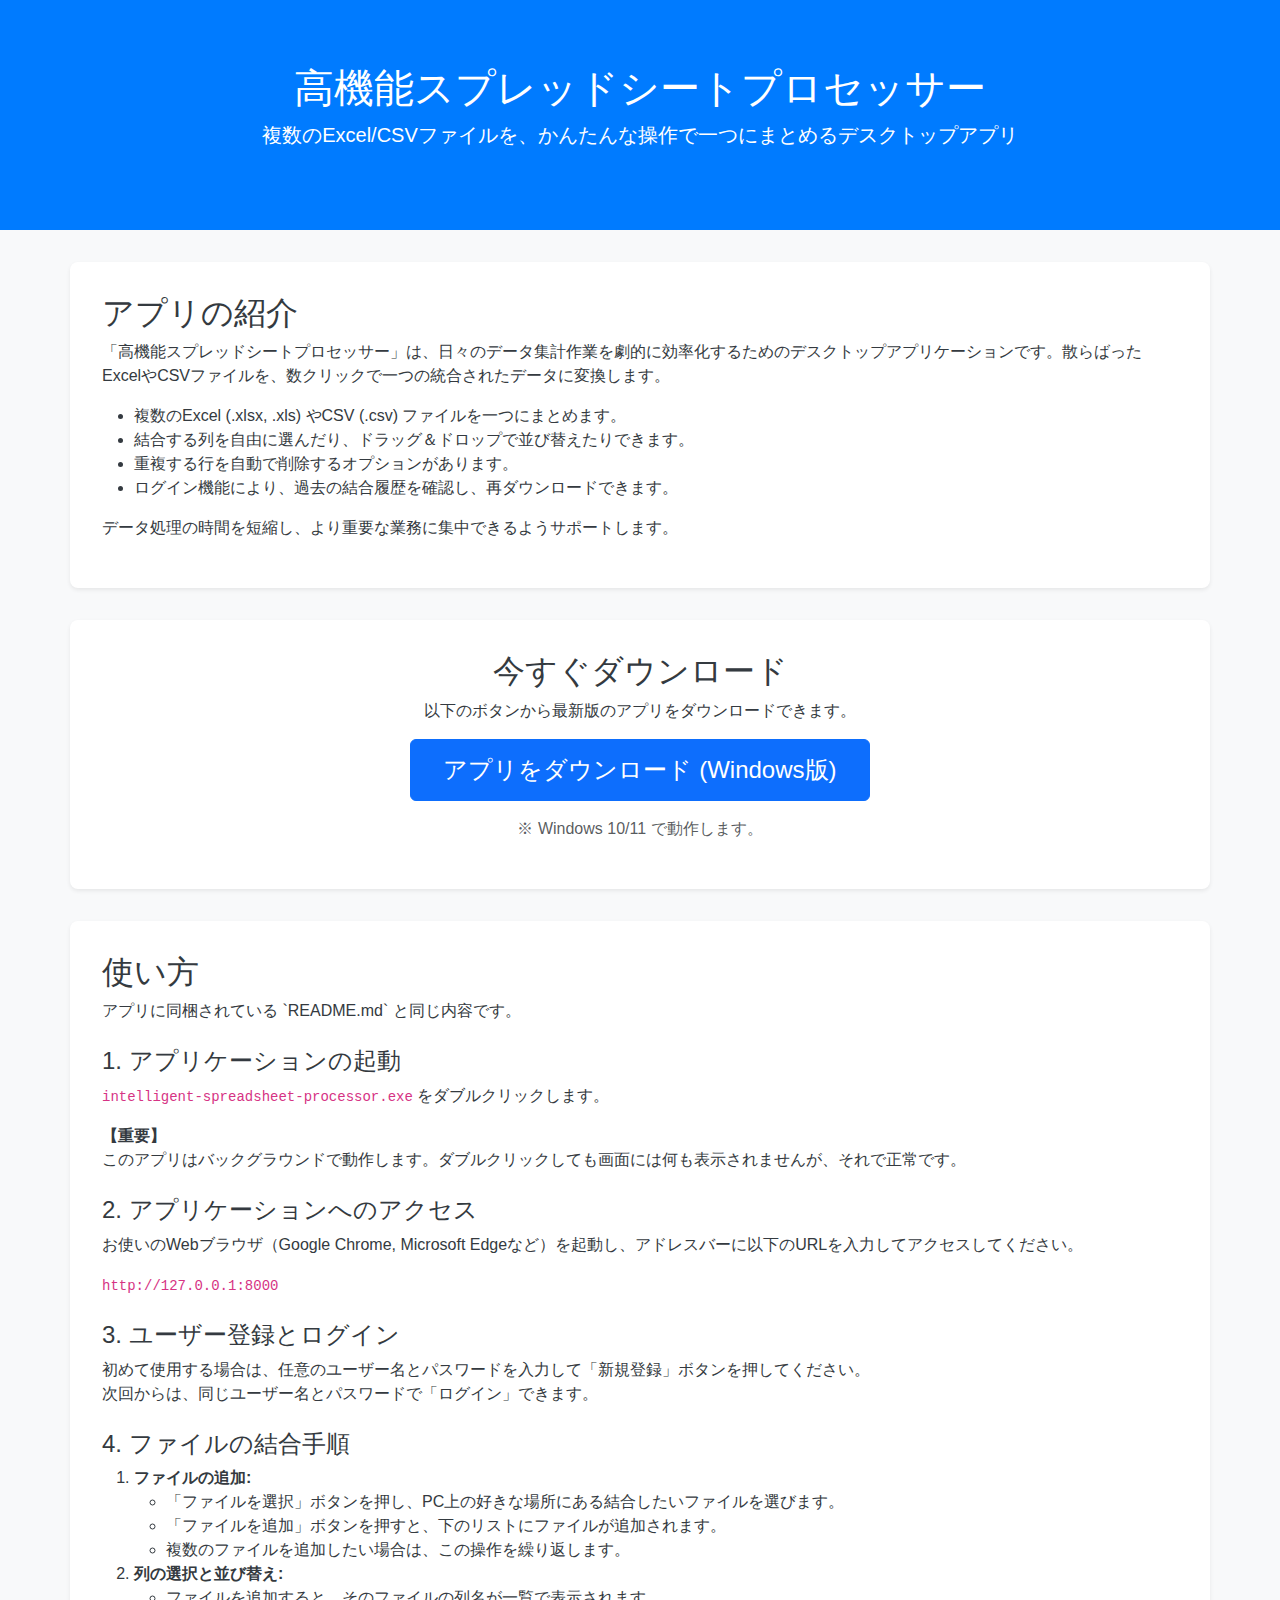
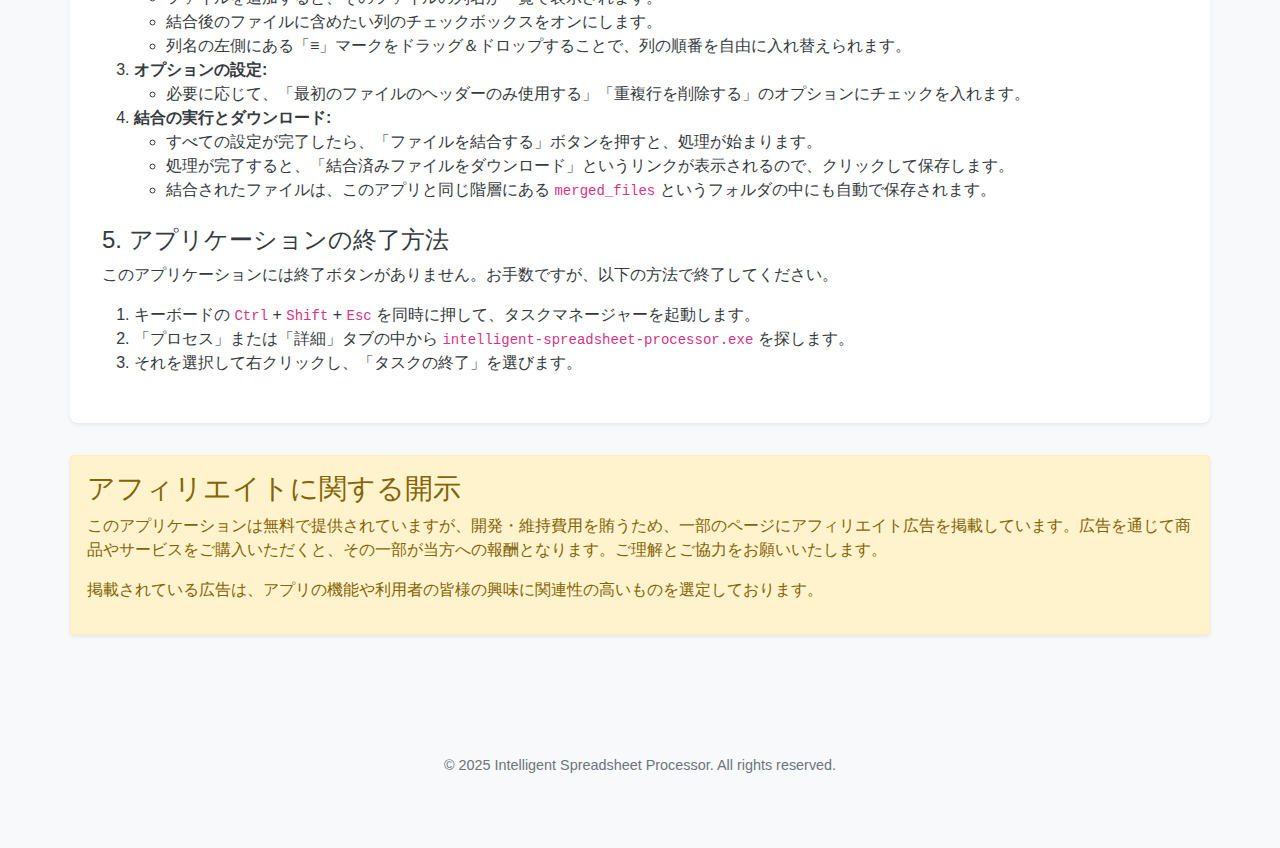
<file: docs/index.html>
<!DOCTYPE html>
<html lang="ja">
<head>
    <meta charset="UTF-8">
    <meta name="viewport" content="width=device-width, initial-scale=1.0">
    <title>高機能スプレッドシートプロセッサー - ダウンロード</title>
    <link href="https://cdn.jsdelivr.net/npm/bootstrap@5.3.0/dist/css/bootstrap.min.css" rel="stylesheet">
    <style>
        body { font-family: 'Segoe UI', Tahoma, Geneva, Verdana, sans-serif; background-color: #f8f9fa; color: #343a40; }
        .header { background-color: #007bff; color: white; padding: 2rem 0; text-align: center; }
        .container { padding: 2rem 0; }
        .section { background-color: white; padding: 2rem; border-radius: 0.5rem; box-shadow: 0 0.125rem 0.25rem rgba(0, 0, 0, 0.075); margin-bottom: 2rem; }
        .download-btn { font-size: 1.5rem; padding: 0.75rem 2rem; }
        .footer { text-align: center; padding: 1.5rem 0; color: #6c757d; font-size: 0.9rem; }
        .affiliate-disclosure { background-color: #fff3cd; color: #856404; border: 1px solid #ffeeba; padding: 1rem; border-radius: 0.25rem; margin-top: 2rem; }
    </style>
</head>
<body>
    <header class="header">
        <div class="container">
            <h1>高機能スプレッドシートプロセッサー</h1>
            <p class="lead">複数のExcel/CSVファイルを、かんたんな操作で一つにまとめるデスクトップアプリ</p>
        </div>
    </header>

    <main class="container">
        <section class="section">
            <h2>アプリの紹介</h2>
            <p>「高機能スプレッドシートプロセッサー」は、日々のデータ集計作業を劇的に効率化するためのデスクトップアプリケーションです。散らばったExcelやCSVファイルを、数クリックで一つの統合されたデータに変換します。</p>
            <ul>
                <li>複数のExcel (.xlsx, .xls) やCSV (.csv) ファイルを一つにまとめます。</li>
                <li>結合する列を自由に選んだり、ドラッグ＆ドロップで並び替えたりできます。</li>
                <li>重複する行を自動で削除するオプションがあります。</li>
                <li>ログイン機能により、過去の結合履歴を確認し、再ダウンロードできます。</li>
            </ul>
            <p>データ処理の時間を短縮し、より重要な業務に集中できるようサポートします。</p>
        </section>

        <section class="section text-center">
            <h2>今すぐダウンロード</h2>
            <p>以下のボタンから最新版のアプリをダウンロードできます。</p>
            <a href="https://github.com/syuttyoseibi/intelligent-spreadsheet-processor/releases/latest/download/intelligent-spreadsheet-processor.zip" class="btn btn-primary download-btn" download>
                <i class="bi bi-download"></i> アプリをダウンロード (Windows版)
            </a>
            <p class="mt-3 text-muted">※ Windows 10/11 で動作します。</p>
        </section>

        <section class="section">
            <h2>使い方</h2>
            <p>アプリに同梱されている `README.md` と同じ内容です。</p>
            <h4 class="mt-4">1. アプリケーションの起動</h4>
            <p><code>intelligent-spreadsheet-processor.exe</code> をダブルクリックします。</p>
            <p><strong>【重要】</strong><br>このアプリはバックグラウンドで動作します。ダブルクリックしても画面には何も表示されませんが、それで正常です。</p>

            <h4 class="mt-4">2. アプリケーションへのアクセス</h4>
            <p>お使いのWebブラウザ（Google Chrome, Microsoft Edgeなど）を起動し、アドレスバーに以下のURLを入力してアクセスしてください。</p>
            <p><code>http://127.0.0.1:8000</code></p>

            <h4 class="mt-4">3. ユーザー登録とログイン</h4>
            <p>初めて使用する場合は、任意のユーザー名とパスワードを入力して「新規登録」ボタンを押してください。<br>次回からは、同じユーザー名とパスワードで「ログイン」できます。</p>

            <h4 class="mt-4">4. ファイルの結合手順</h4>
            <ol>
                <li><strong>ファイルの追加:</strong>
                    <ul>
                        <li>「ファイルを選択」ボタンを押し、PC上の好きな場所にある結合したいファイルを選びます。</li>
                        <li>「ファイルを追加」ボタンを押すと、下のリストにファイルが追加されます。</li>
                        <li>複数のファイルを追加したい場合は、この操作を繰り返します。</li>
                    </ul>
                </li>
                <li><strong>列の選択と並び替え:</strong>
                    <ul>
                        <li>ファイルを追加すると、そのファイルの列名が一覧で表示されます。</li>
                        <li>結合後のファイルに含めたい列のチェックボックスをオンにします。</li>
                        <li>列名の左側にある「≡」マークをドラッグ＆ドロップすることで、列の順番を自由に入れ替えられます。</li>
                    </ul>
                </li>
                <li><strong>オプションの設定:</strong>
                    <ul>
                        <li>必要に応じて、「最初のファイルのヘッダーのみ使用する」「重複行を削除する」のオプションにチェックを入れます。</li>
                    </ul>
                </li>
                <li><strong>結合の実行とダウンロード:</strong>
                    <ul>
                        <li>すべての設定が完了したら、「ファイルを結合する」ボタンを押すと、処理が始まります。</li>
                        <li>処理が完了すると、「結合済みファイルをダウンロード」というリンクが表示されるので、クリックして保存します。</li>
                        <li>結合されたファイルは、このアプリと同じ階層にある <code>merged_files</code> というフォルダの中にも自動で保存されます。</li>
                    </ul>
                </li>
            </ol>

            <h4 class="mt-4">5. アプリケーションの終了方法</h4>
            <p>このアプリケーションには終了ボタンがありません。お手数ですが、以下の方法で終了してください。</p>
            <ol>
                <li>キーボードの <code>Ctrl</code> + <code>Shift</code> + <code>Esc</code> を同時に押して、タスクマネージャーを起動します。</li>
                <li>「プロセス」または「詳細」タブの中から <code>intelligent-spreadsheet-processor.exe</code> を探します。</li>
                <li>それを選択して右クリックし、「タスクの終了」を選びます。</li>
            </ol>
        </section>

        <section class="section affiliate-disclosure">
            <h3>アフィリエイトに関する開示</h3>
            <p>このアプリケーションは無料で提供されていますが、開発・維持費用を賄うため、一部のページにアフィリエイト広告を掲載しています。広告を通じて商品やサービスをご購入いただくと、その一部が当方への報酬となります。ご理解とご協力をお願いいたします。</p>
            <p>掲載されている広告は、アプリの機能や利用者の皆様の興味に関連性の高いものを選定しております。</p>
        </section>
    </main>

    <footer class="footer">
        <div class="container">
            <p>&copy; 2025 Intelligent Spreadsheet Processor. All rights reserved.</p>
        </div>
    </footer>

    <script src="https://cdn.jsdelivr.net/npm/bootstrap@5.3.0/dist/js/bootstrap.bundle.min.js"></script>
</body>
</html>
</file>
